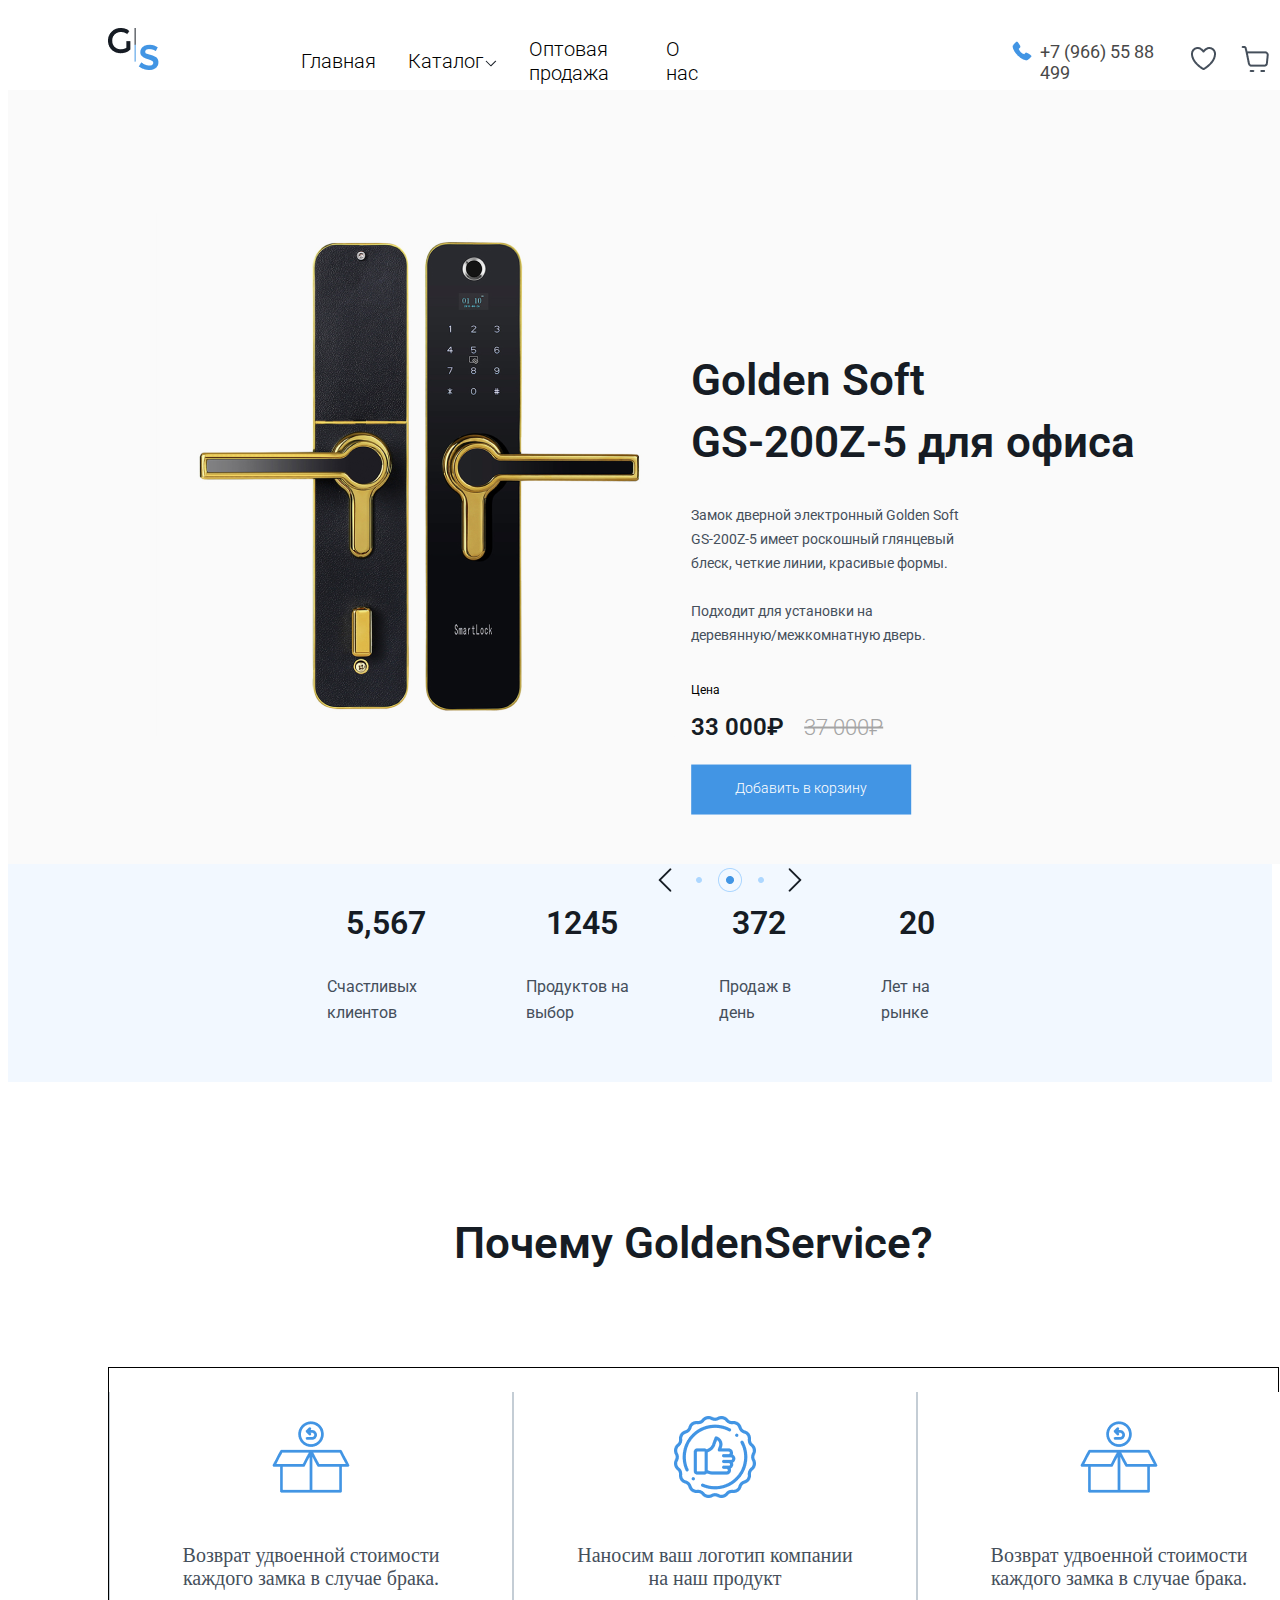
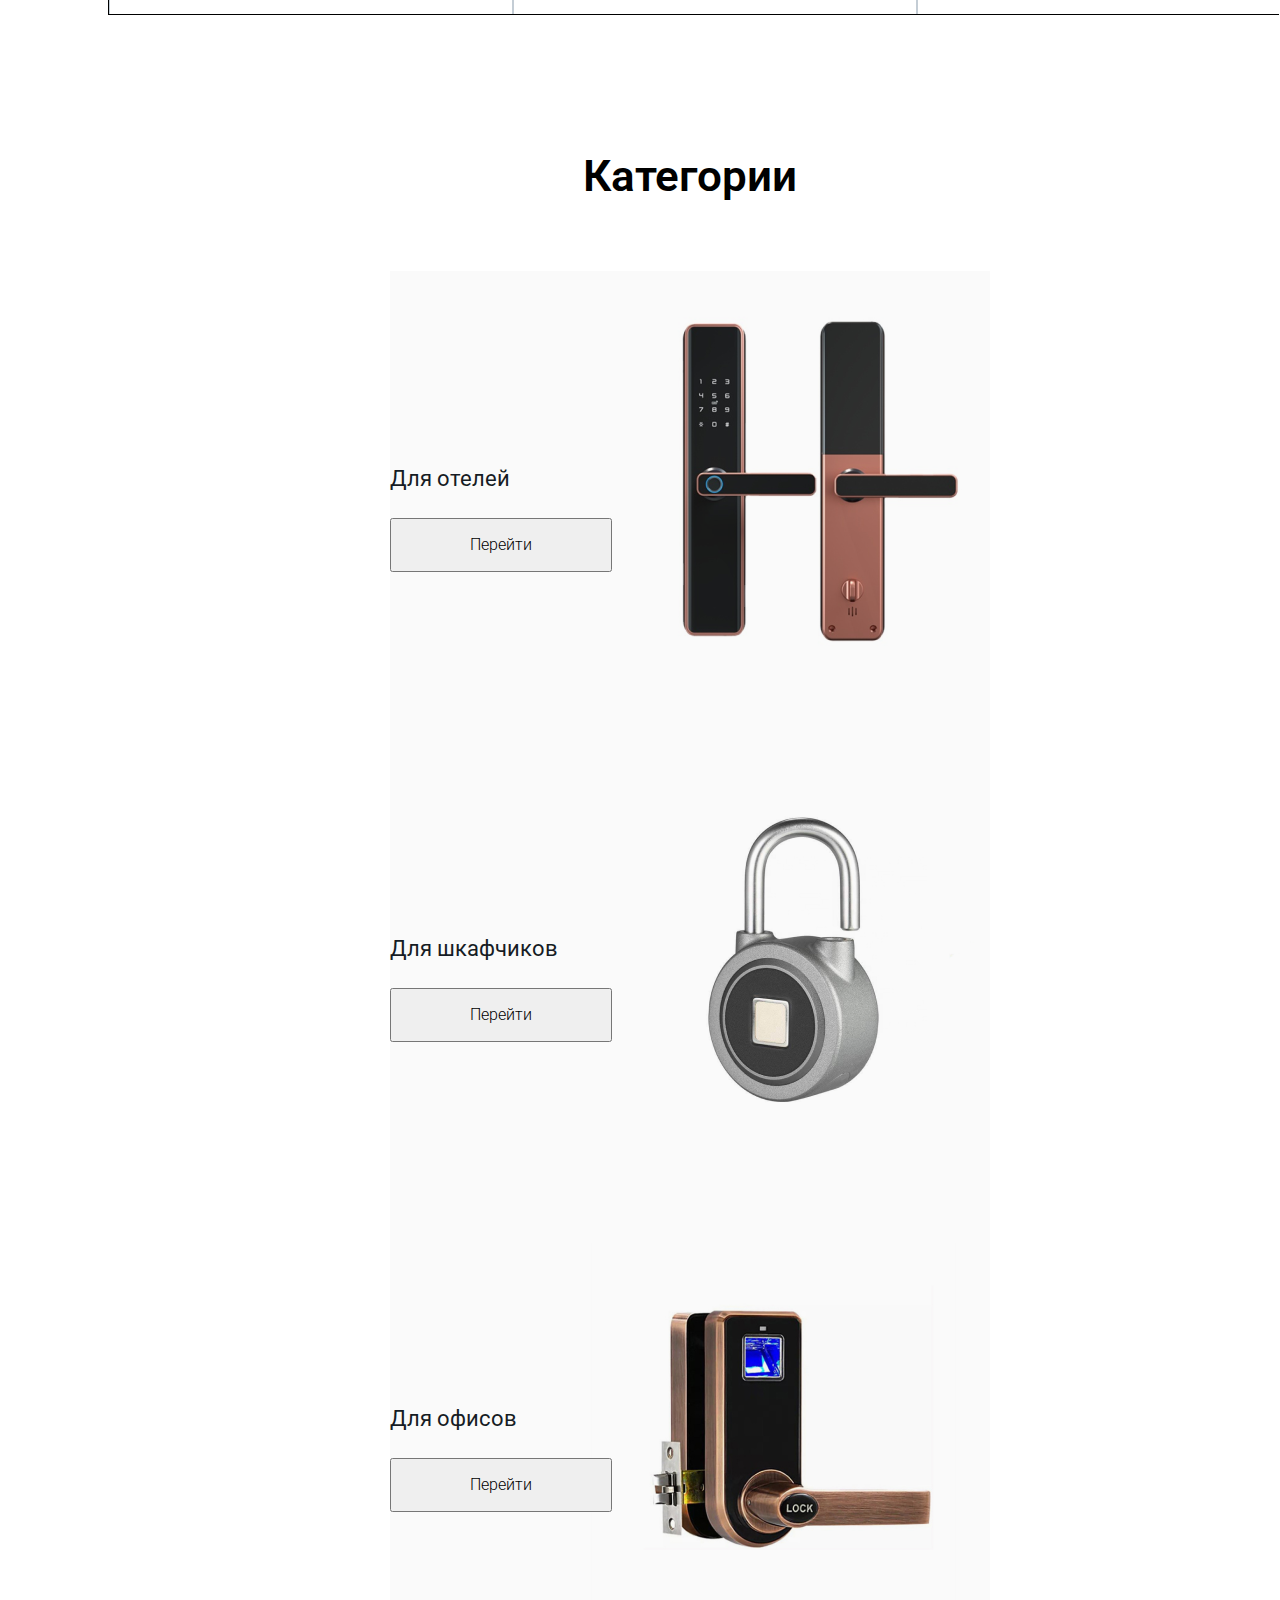
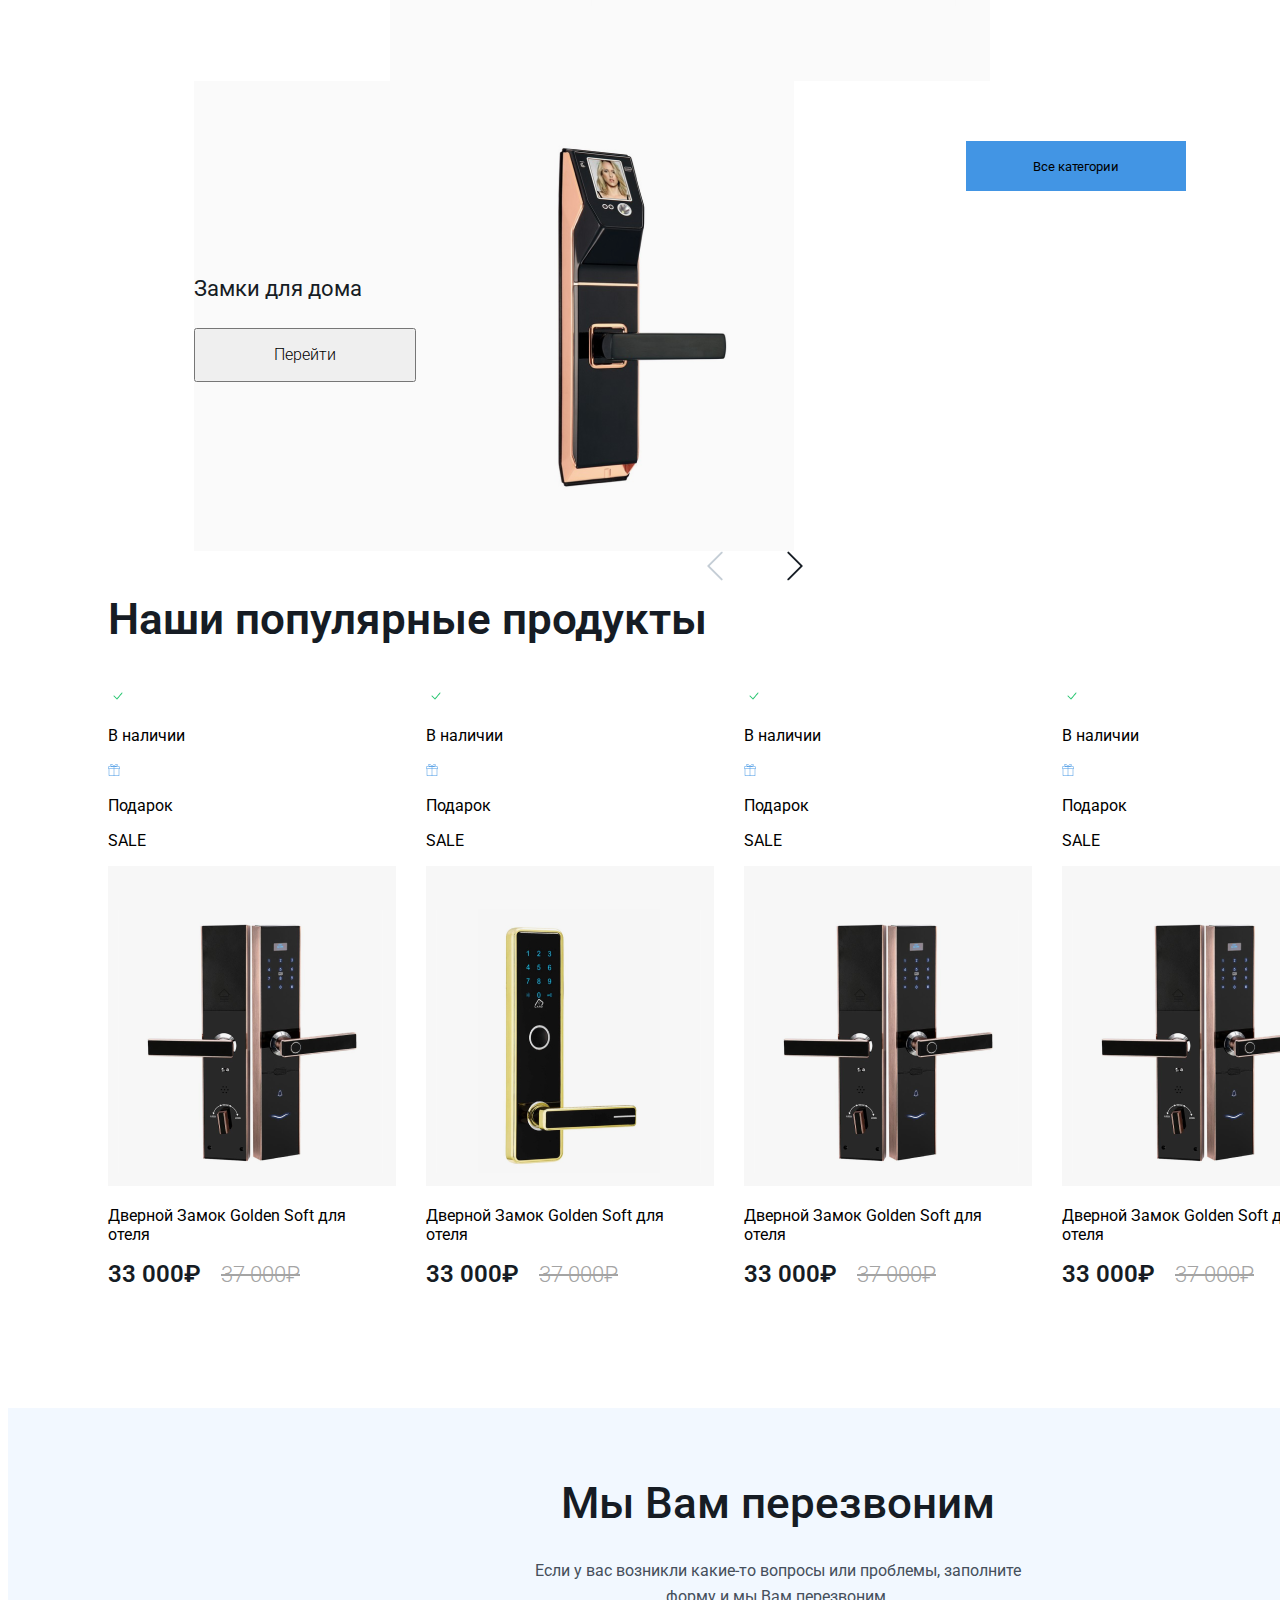
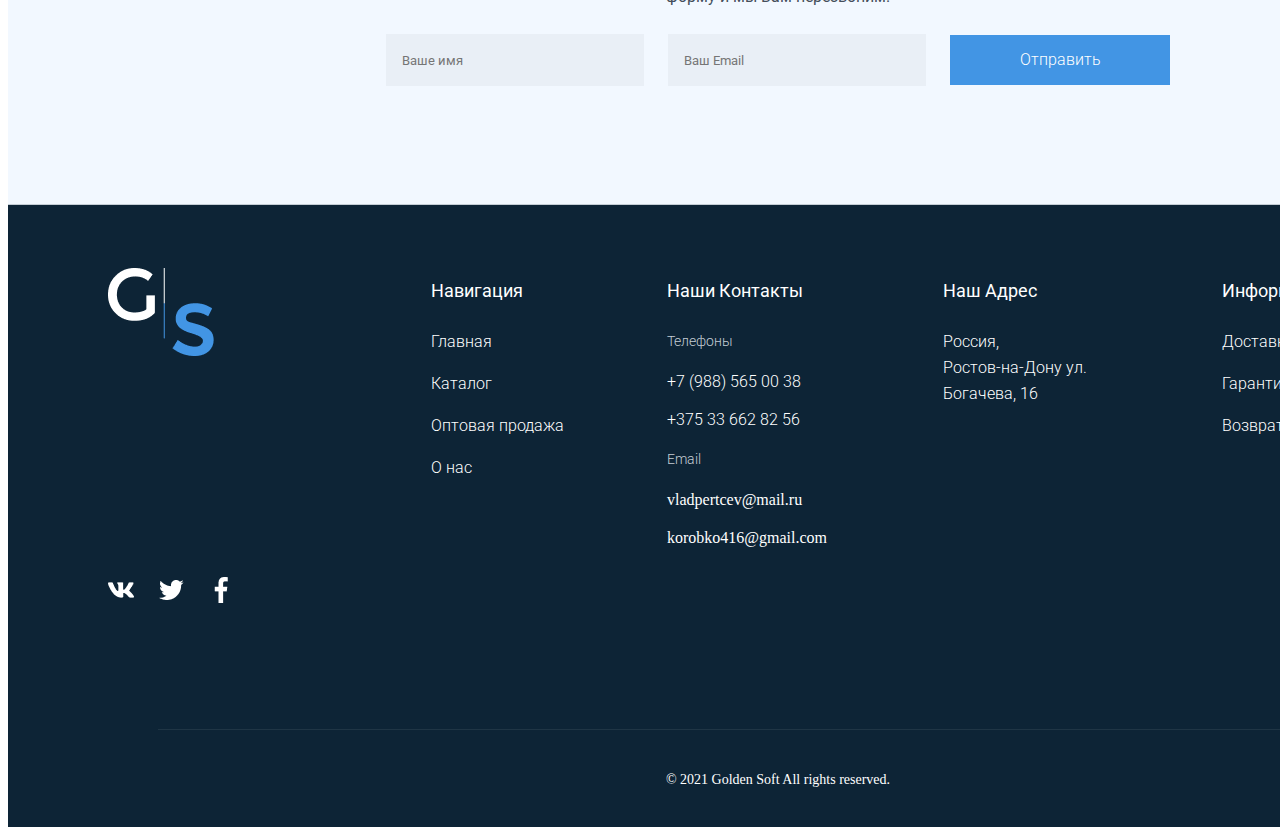
<file: index.html>
<!DOCTYPE html>
<html lang="en">
<head>
    <meta charset="UTF-8">
    <meta http-equiv="X-UA-Compatible" content="IE=edge">
    <meta name="viewport" content="width=device-width, initial-scale=1.0">
    <link rel="preconnect" href="https://fonts.googleapis.com">
    <link rel="preconnect" href="https://fonts.gstatic.com" crossorigin>
    <link href="https://fonts.googleapis.com/css2?family=Roboto:wght@100;300;400;500;700;900&display=swap" rel="stylesheet">
    <link rel="stylesheet" href="./style.css">
    <title>Golden Soft</title>
</head>
<body>
    <header>
        <nav>
           <div class="container">
                <div class="menu_block">
                    <div class="logo">
                        <a href="#" class="header_logo">
                            <img src="./img/icons/Logo.png" alt="logo golden soft">
                        </a>
                    </div>
                    <ul class="header_menu">
                        <li class="menu_item"><a href="#"></a>Главная</li>
                        <li class="menu_item"><a href="#"></a>Каталог
                            <div class="menu_item_down">
                                <a href="">
                                    <img src="./img/icons/down vector.png" alt="vector down" class="menu_item_down_img">
                                </a>
                            </div>
                        </li> 
                        <li class="menu_item"><a href="#"></a>Оптовая продажа</li>
                        <li class="menu_item"><a href="#"></a>О нас</li>
                    </ul>
                    <div class="header_contacts">
                        <img src="./img/icons/phone-call 1.png" alt="" class="image_phone">
                        <a href="tel:+79665588499" class="header__phone">+7 (966) 55 88 499</a>
                    </div>
                    <div class="header_backet">
                        <img src="./img/icons/like.png" alt="like" class="header_like">
                        <img src="./img/icons/Frame.png" alt="" class="header_basket">
                    </div>
                </div>
            </div> 
        </nav>
    </header>
    <!-- Need check image down vector (Line 25-29) -->
    
    <section class="main_banner">
        <div class="main_banner_text_block">
            <img src="./img/locks/Rectangle promo.png" alt="main banner lock" class="main_banner_img">
            <div class="main_banner_header">
                <h1 class="main_header_text">Golden Soft 
                    <br>GS-200Z-5 для офиса</h1>
                <h2 class="main_header_subtext">
                    Замок дверной электронный Golden Soft
                    <br> GS-200Z-5 имеет роскошный глянцевый
                    <br> блеск, четкие линии, красивые формы.
                    <br><br>
                    Подходит для установки на 
                    <br>деревянную/межкомнатную дверь.
                </h2>
                <h3 class="main_header_price_text">Цена</h3>
                <p class="main_header_price">33 000₽ <span class="main_header_old_price">37 000₽</span></p>
                <button class="main_button_blue">
                    <p class="button_text">Добавить в корзину</p>
                </button>  
            </div>
            <div class="main_slider">
                <div class="slider_block">
                    <img class="slider_block_img_vector" src="./img/icons/left.png" alt="left vector">
                    <img class="slider_block_img_point" src="./img/icons/Ellipse 3.png" alt="left vector">
                    <img class="slider_block_img" src="./img/icons/Roll El.png" alt="left vector">
                    <img class="slider_block_img_point2" src="./img/icons/Ellipse 3.png" alt="left vector">
                    <img class="slider_block_img_vector2" src="./img/icons/vector right.png" alt="left vector">
                </div>
            </div>
        </div>
    </section>

    <section class="statistic">
        <div class="statistic_block">
            <div class="statistic_numbers">
                <div class="statistic_amount">5,567</div>
                <p class="statistic_decr">Счастливых клиентов</p>
            </div>
            <div class="statistic_numbers">
                <div class="statistic_amount">1245</div>
                <p class="statistic_decr">Продуктов на выбор</p>
            </div>
            <div class="statistic_numbers">
                <div class="statistic_amount">372</div>
                <p class="statistic_decr">Продаж в день</p>
            </div>
            <div class="statistic_numbers">
                <div class="statistic_amount">20</div>
                <p class="statistic_decr">Лет на рынке</p>
            </div>
        </div>
    </section>

    <section class="about">
        <div class="container">
            <h2 class="about_title">Почему GoldenService?</h2>
            <div class="about_block">
                <div class="about_descr">
                    <img src="./img/icons/box .png" alt="box" class="about_descr_img">
                    <div class="about_desr_text">
                        Возврат удвоенной стоимости <br> каждого замка в случае брака.
                    </div>
                </div>
                <div class="about_descr">
                    <img src="./img/icons/klass.png" alt="box" class="about_descr_img">
                    <div class="about_desr_text">
                        Наносим ваш логотип компании <br> на наш продукт
                    </div>
                </div>
                <div class="about_descr">
                    <img src="./img/icons/box .png" alt="box" class="about_descr_img">
                    <div class="about_desr_text">
                        Возврат удвоенной стоимости <br> каждого замка в случае брака.
                    </div>
                </div>
            </div>
        </div>
    </section>

    <section class="category">
        <div class="container">
            <h2 class="category_title">Категории</h2>
            <div class="category_block">
                <!-- Locks card -->
                <div class="category_item">
                    <img src="./img/locks/lock for hotels.png" alt="box" class="category_img">
                    <div class="category_text">
                        <p class="locks_category">Для отелей</p>
                        <button class="category_button">Перейти</button>
                    </div>
                </div>
                <div class="category_item">
                    <img src="./img/locks/lock for box.png" alt="box" class="category_img">
                    <div class="category_text">
                        <p class="locks_category">Для шкафчиков</p>
                        <button class="category_button">Перейти</button>
                    </div>  
                </div>
                <div class="category_item">
                    <img src="./img/locks/locks for office.png"alt="box" class="category_img">
                    <div class="category_text">
                        <p class="locks_category">Для офисов</p>
                        <button class="category_button">Перейти</button>
                    </div>
                </div>
                <div class="category_item">
                    <img src="./img/locks/locks for home.png" alt="box" class="category_img">
                    <div class="category_text">
                        <p class="locks_category">Замки для дома</p>
                        <button class="category_button">Перейти</button>
                    </div>
                </div>
                <button class="category_all">
                    Все категории
                </button>
    
            </div>            
        </div>
    </section>

    <section class="products">
        <div class="container">
            <div class="product_title_block">
                <h2 class="products_title">Наши популярные продукты</h2>
                <a href="#" class="product_slider_left">
                    <img src="./img/icons/vector left white.png" alt="slider left" class="slider_left">
                </a>
                <a href="#" class="product_slider_right">
                    <img src="./img/icons/Vector black right.png" alt="slider right" class="slider_left">
                </a>
            </div>

            <div class="product_wrap">

            <!-- First Product Card -->

                <div class="product_card">
                    <div class="available_item">
                        <img src="./img/icons/point green.png" alt="available point" class="available_img">
                        <p class="available_text">В наличии</p>   
                    </div>
                    <div class="gift_block">
                        <img src="./img/icons/gift box.png" alt="" class="gift_img">
                        <p class="gift_text">Подарок</p>
                    </div>
                    <div class="sale_block">
                        <p class="sale_text">SALE</p>
                    </div>
                    <img src="./img/locks/lock 1 for hotel.png" alt="" class="product_card_1">
                    <p class="card_title">Дверной Замок Golden Soft для <br>отеля</p>
                    <p class="main_header_price">33 000₽ <span class="main_header_old_price">37 000₽</span></p>
                </div>

            <!-- 2 Product Card -->

                <div class="product_card">
                    <div class="available_item">
                        <img src="./img/icons/point green.png" alt="available point" class="available_img">
                        <p class="available_text">В наличии</p>   
                    </div>
                    <div class="gift_block">
                        <img src="./img/icons/gift box.png" alt="" class="gift_img">
                        <p class="gift_text">Подарок</p>
                    </div>
                    <div class="sale_block">
                        <p class="sale_text">SALE</p>
                    </div>
                    <img src="./img/locks/lock 2 for hotel.png" alt="" class="product_card_1">
                    <p class="card_title">Дверной Замок Golden Soft для <br>отеля</p>
                    <p class="main_header_price">33 000₽ <span class="main_header_old_price">37 000₽</span></p>
                </div>

            <!-- 3 Product Card -->

                <div class="product_card">
                    <div class="available_item">
                        <img src="./img/icons/point green.png" alt="available point" class="available_img">
                        <p class="available_text">В наличии</p>   
                    </div>
                    <div class="gift_block">
                        <img src="./img/icons/gift box.png" alt="" class="gift_img">
                        <p class="gift_text">Подарок</p>
                    </div>
                    <div class="sale_block">
                        <p class="sale_text">SALE</p>
                    </div>
                    <img src="./img/locks/lock 1 for hotel.png" alt="" class="product_card_1">
                    <p class="card_title">Дверной Замок Golden Soft для <br>отеля</p>
                    <p class="main_header_price">33 000₽ <span class="main_header_old_price">37 000₽</span></p>
                </div>

            <!-- 4 Product Card -->

                <div class="product_card">
                    <div class="available_item">
                        <img src="./img/icons/point green.png" alt="available point" class="available_img">
                        <p class="available_text">В наличии</p>   
                    </div>
                    <div class="gift_block">
                        <img src="./img/icons/gift box.png" alt="" class="gift_img">
                        <p class="gift_text">Подарок</p>
                    </div>
                    <div class="sale_block">
                        <p class="sale_text">SALE</p>
                    </div>
                    <img src="./img/locks/lock 1 for hotel.png" alt="" class="product_card_1">
                    <p class="card_title">Дверной Замок Golden Soft для <br>отеля</p>
                    <p class="main_header_price">33 000₽ <span class="main_header_old_price">37 000₽</span></p>
                </div>
            </div>
        </div>   
    </section>

    <!-- Form -->

    <section class="form">
        <div class="container">
            <h2 class="form_title">Мы Вам перезвоним</h2>
            <p class="form_subtitle">Если у вас возникли какие-то вопросы или проблемы, заполните 
                <br>форму и мы Вам перезвоним.</p>
            <div class="form_wrap">
                <form class="main_form" action="#">
                    <input class="form_input_name" name="name" required placeholder="Ваше имя" type="name">
                    <input class="form_input_phone" name="phone" required placeholder="Ваш Email"  type="number">
                    <button class="form_btn">Отправить</button>
                </form>
            </div>    
        </div>
    </section>

    <!-- Footer -->

    <footer>
        <div class="container">
            <div class="footer_wrapper">
                <div class="wrap_1">
                    <div class="footer_logo">
                        <a href="#" class="header_logo">
                            <img src="./img/icons/Logo footer.png" alt="logo golden soft">
                        </a>
                    </div>
                    <div class="footer_social">
                        <a href="#" class="footer_social_item">
                            <img src="./img/icons/logo VK.png" alt="" class="vk_logo">
                        <a href="#" class="footer_social_item">
                            <img src="./img/icons/logo twitter.png" alt="twitter logo" class="twitter_logo">
                        </a>
                        <a href="#" class="footer_social_item">
                            <img src="./img/icons/logo facebook.png" alt="facebook logo" class="facebook_logo">
                        </a>
                    </div>
                </div>
                <div class="wrap_2">
                    <div class="footer_links">
                        <div class="footer_links_navigation">
                            <p class="footer_navigation">Навигация</p>
                            <div class="footer_gap_item">
                                <a class="navigation_item" href="#">Главная</a>
                                <a class="navigation_item" href="#">Каталог</a>
                                <a class="navigation_item" href="#">Оптовая продажа</a>
                                <a class="navigation_item" href="#">О нас</a>
                            </div>
                        </div>
                        <div class="footer_links_contacts">
                            <p class="footer_navigation">Наши Контакты</p>
                            <p class="footer_subnavigation">Телефоны</p>
                            <div class="footer_gap_phone">
                                <a href="tel:+79885650038" class="footer_phone">+7 (988) 565 00 38</a>
                                <a href="tel:+375336628256" class="footer_phone">+375 33 662 82 56</a>
                            </div>
                            <p class="footer_subnavigation">Email</p>
                            <div class="footer_gap_mail">
                                <a href="mailto:vladpertcev@mail.ru" class="footer_mail">vladpertcev@mail.ru</a>
                                <a href="mailto:korobko416@gmail.com" class="footer_mail">korobko416@gmail.com</a>
                            </div>
                        </div>
                        <div class="footer_links_adress">
                            <p class="footer_navigation">Наш адрес</p>
                            <p>Россия, <br>Ростов-на-Дону ул. <br>Богачева, 16</p>
                        </div>
                        <div class="footer_links_info">
                            <p class="footer_navigation">Информация</p>
                            <div class="footer_gap_item">
                            <a href="#" class="navigation_item">Доставка и оплата</a>
                            <a href="#" class="navigation_item">Гарантии</a>
                            <a href="#" class="navigation_item">Возврат товара</a>
                            </div>
                        </div>
                    </div>
                </div>
            </div>

            <div class="footer_bottom">
                <img class="bottom_line" src="./img/icons/Line 41.png" alt="white" class="line">
                <p class="bottom_info">© 2021 Golden Soft All rights reserved.</p>
            </div>
        </div>
    </footer>
</body>
</html>
</file>
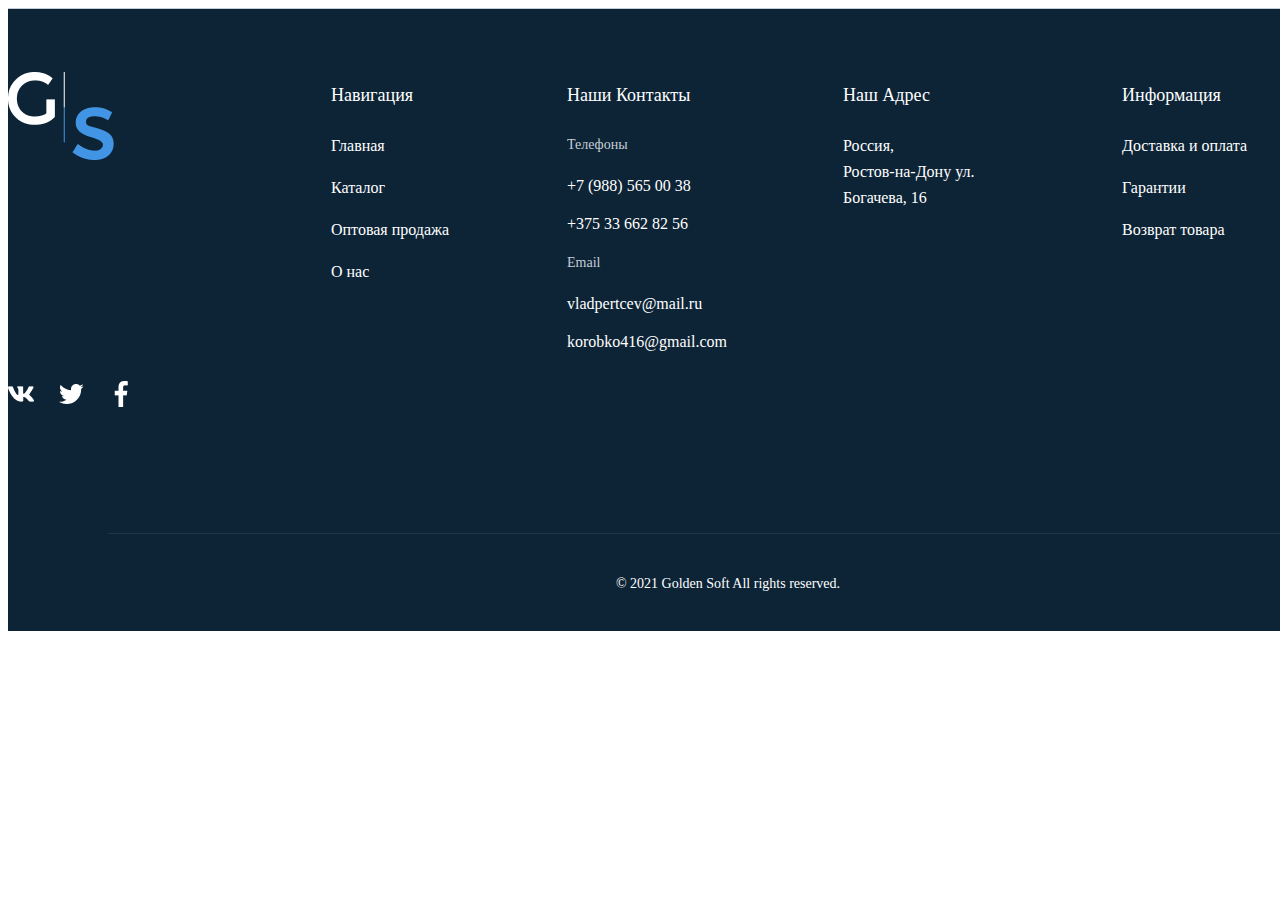
<file: footer.html>
<!DOCTYPE html>
<html lang="en">
<head>
    <meta charset="UTF-8">
    <meta http-equiv="X-UA-Compatible" content="IE=edge">
    <meta name="viewport" content="width=device-width, initial-scale=1.0">
    <link rel="stylesheet" href="./footer.css">
    <title>Document</title>
</head>
<body>
    <footer>
        <div class="container">
            <div class="footer_wrapper">
                <div class="wrap_1">
                    <div class="footer_logo">
                        <a href="#" class="header_logo">
                            <img src="./img/icons/Logo footer.png" alt="logo golden soft">
                        </a>
                    </div>
                    <div class="footer_social">
                        <a href="#" class="footer_social_item">
                            <img src="./img/icons/logo VK.png" alt="" class="vk_logo">
                        <a href="#" class="footer_social_item">
                            <img src="./img/icons/logo twitter.png" alt="twitter logo" class="twitter_logo">
                        </a>
                        <a href="#" class="footer_social_item">
                            <img src="./img/icons/logo facebook.png" alt="facebook logo" class="facebook_logo">
                        </a>
                    </div>
                </div>
                <div class="wrap_2">
                    <div class="footer_links">
                        <div class="footer_links_navigation">
                            <p class="footer_navigation">Навигация</p>
                            <div class="footer_gap_item">
                                <a class="navigation_item" href="#">Главная</a>
                                <a class="navigation_item" href="#">Каталог</a>
                                <a class="navigation_item" href="#">Оптовая продажа</a>
                                <a class="navigation_item" href="#">О нас</a>
                            </div>
                        </div>
                        <div class="footer_links_contacts">
                            <p class="footer_navigation">Наши Контакты</p>
                            <p class="footer_subnavigation">Телефоны</p>
                            <div class="footer_gap_phone">
                                <a href="tel:+79885650038" class="footer_phone">+7 (988) 565 00 38</a>
                                <a href="tel:+375336628256" class="footer_phone">+375 33 662 82 56</a>
                            </div>
                            <p class="footer_subnavigation">Email</p>
                            <div class="footer_gap_mail">
                                <a href="mailto:vladpertcev@mail.ru" class="footer_mail">vladpertcev@mail.ru</a>
                                <a href="mailto:korobko416@gmail.com" class="footer_mail">korobko416@gmail.com</a>
                            </div>
                        </div>
                        <div class="footer_links_adress">
                            <p class="footer_navigation">Наш адрес</p>
                            <p>Россия, <br>Ростов-на-Дону ул. <br>Богачева, 16</p>
                        </div>
                        <div class="footer_links_info">
                            <p class="footer_navigation">Информация</p>
                            <div class="footer_gap_item">
                            <a href="#" class="navigation_item">Доставка и оплата</a>
                            <a href="#" class="navigation_item">Гарантии</a>
                            <a href="#" class="navigation_item">Возврат товара</a>
                            </div>
                        </div>
                    </div>
                </div>
            </div>

            <div class="footer_bottom">
                <img class="bottom_line" src="./img/icons/Line 41.png" alt="white" class="line">
                <p class="bottom_info">© 2021 Golden Soft All rights reserved.</p>
            </div>
        </div>
    </footer>
</body>
</html>
</file>
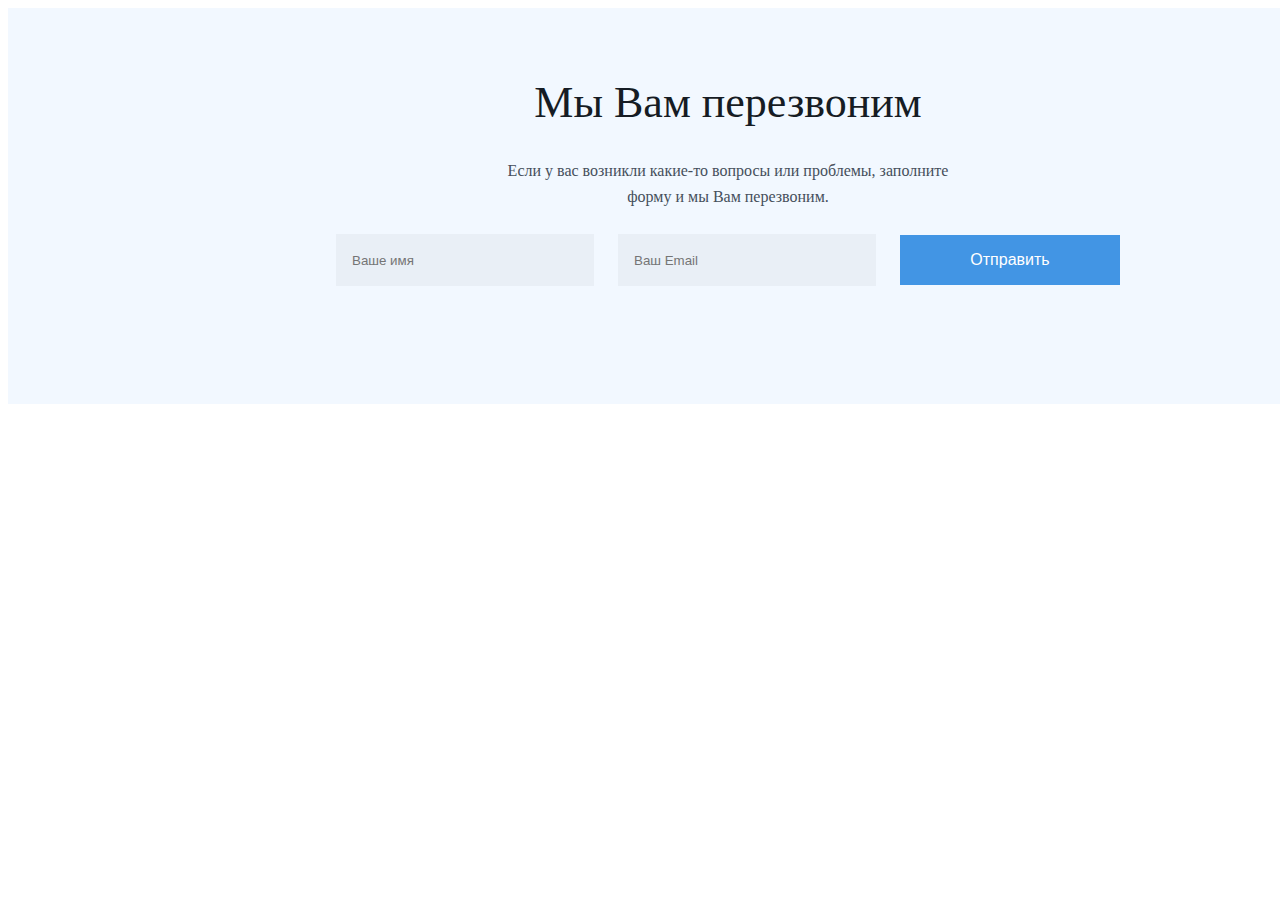
<file: form_block.html>
<!DOCTYPE html>
<html lang="en">
<head>
    <meta charset="UTF-8">
    <meta http-equiv="X-UA-Compatible" content="IE=edge">
    <meta name="viewport" content="width=device-width, initial-scale=1.0">
    <link rel="stylesheet" href="./form.css">
    <title>Document</title>
</head>
<body>
    <section class="form">
        <div class="container">
            <h2 class="form_title">Мы Вам перезвоним</h2>
            <p class="form_subtitle">Если у вас возникли какие-то вопросы или проблемы, заполните 
                <br>форму и мы Вам перезвоним.</p>
            <div class="form_wrap">
                <form class="main_form" action="#">
                    <input class="form_input_name" name="name" required placeholder="Ваше имя" type="name">
                    <input class="form_input_phone" name="phone" required placeholder="Ваш Email"  type="number">
                    <button class="form_btn">Отправить</button>
                </form>
            </div>    
        </div>
    </section>
</body>
</html>
</file>
<file: style.css>
@import url(./form.css);
@import url(./footer.css);


* {
    font-family: 'Roboto', sans-serif;
}

header {
    height: 82px;
    min-width: auto;   
    display: flex; 
}

.container {
        margin-left: 100px;
}

.menu_block {
    display: flex;
}

.logo {
    margin-top: 20px;
    margin-bottom: 11px;
}

.header_menu {
    display: flex;
    justify-content: space-between;
    margin-left: 102px;
    margin-top: 29px;
}

.menu_item {
    display: flex;
    justify-content: space-between;
    align-items: center;
    margin-right: 32px;
    font-size: 20px;
    font-style: normal;
    font-weight: 300;
    color: #000;
}

.menu_item_down {
    width: 14px;
    height: 14px;
    margin-top: -7px;
}

.menu_item_down_img {
    margin-right: 115px;
}

.header_contacts {
    display: flex;
    justify-content: space-between;
    margin-top: 33px;
    margin-left: 281px;
}

.image_phone {
    width: 20px;
    height: 20px;
    margin-right: 8px;
}

.header__phone {
    font-size: 18px;
    font-weight: 400;
    text-decoration: none;
    color: rgb(72, 72, 72);
}

.header_backet {
    display: flex;
    justify-content: space-between;
    align-items:center;
    padding-left: 30px;
    margin-top: 8px;
}

.header_like {
    margin-right: 24px;
}

.main_banner {
    min-width: 1440px;
    height: 774px;
    display: block;

}

.main_banner_header {
    position: absolute;
    top: 63%;
    left: 60%;
    transform: translate(-20%, -50%);
    text-align: left;
    padding: 20px;
}


.main_banner_img img {
    width: 1440px;
    height: 774px;
}


h1,main_header_text {
    font-size: 44px;
    font-style: normal;
    font-weight: 600;
    line-height: 62px;
    color: rgba(22, 28, 36, 1);
}

.main_header_subtext {
    color: var(--grey, #454F5B);
    margin-top: 20px;
    font-size: 14px;
    font-style: normal;
    font-weight: 400;
    line-height: 24px;
}

.main_header_price_text {
    margin-top: 32px;
    font-size: 12px;
    font-style: normal;
    font-weight: 400;
    line-height: 22px;
}

.main_header_price {
    margin-top: 4px;
    font-size: 24px;
    font-style: normal;
    font-weight: 600;
    line-height: normal;
    color: var(--black, #161C24);
}

.main_header_old_price {
    margin-left: 14px;
    font-size: 22px;
    font-style: normal;
    font-weight: 300;
    line-height: normal;
    text-decoration:line-through;
    color: #A4A4A4;
}

.main_button_blue {
    width: 220px;
    height: 50px;
    background: var(--main, #4295E4);
    cursor: pointer;
    border: none;
}
.button_text {
    text-align: center;
    margin-top: 9px;
    font-size: 14px;
    font-style: normal;
    font-weight: 300;
    line-height: 26px;
    color:rgba(255, 255, 255, 1);
 }

.main_slider {
    position: relative;
    left: 650px;
    display: flex;
    margin-bottom: 104px;
}

.slider_block {
    position: absolute;
    display: flex;
    align-items: center;
    margin: 0 auto;
    margin-bottom: 104px;

}

.slider_block_img_vector {
    margin-right: 24px;
}

.slider_block_img_point {
    margin-right: 16px;
}

.slider_block_img_point2 {
    margin-left: 16px;
}

.slider_block_img_vector2 {
    margin-left: 24px;
    top: 50%;
}

.statistic {
    display: flex;
    min-width: auto;
    padding: 40px 319px;
    background: var(--bg-light, #F2F8FF);
}

.statistic_block {
    display: flex;
    justify-content: center;
    align-items: center;
    gap: 82px;
}

.statistic_numbers {
    display: flex;
    flex-direction: column;
    justify-content: center;
    align-items: center;
    gap: 16px;
}

.statistic_amount {
    font-size: 32px;
    font-style: normal;
    font-weight: 600;
    line-height: 38px;
    color: var(--black, #161C24);
}

.statistic_decr {
    color: var(--grey, #454F5B);
    font-size: 16px;
    font-style: normal;
    font-weight: 400;
    line-height: 26px;
}

.about {
    padding: 93px 0 94px 0;
    width: 1270.743px;
    min-height: 350px;
}

.about_title {
    font-size: 44px;
    font-style: normal;
    font-weight: 600;
    line-height: 62px;
    color: var(--black, #161C24);
    text-align: center;
    margin-bottom: 56px;
}

.about_block {
    display: flex;
    justify-content: space-between;
    border: 1px solid #000;
    background: #FFF;
    margin-top: 93px;
}


.about_descr {
    min-width: 356px;
    display: flex;
    margin-top: 24px;
    flex-direction: column;
    padding: 24px;
    align-items: center;
    gap: 10px;
    background: #FFF;
    box-shadow: 1px 0px 0px 0px #C4CDD5 inset, -1px 0px 0px 0px #C4CDD5 inset;
}

.about_desr_text {
    color: var(--grey, #454F5B);
    text-align: center;
    font-family: SF Pro Text;
    font-size: 20px;
    font-weight: 300;
    margin-top: 36px;
}

.category {
    /* min-height: auto;  */
}

.category_title {
    font-size: 44px;
    font-style: normal;
    font-weight: 600;
    line-height: 62px;
    text-align: center;
    margin-bottom: 64px;
}

.category_block {
    display: flex;
    flex-wrap: wrap;
    justify-content: space-around;
    max-width: 1200px;
    margin: 0 auto;
}

.category_item {
    position: relative;
    display: flex;
    justify-content: space-around;
    flex-direction: column;
    width: 600px;
    height: 470px;
    display: flex;  
}

.category_text {
    position: absolute;
    color: var(--black, #161C24);
    font-size: 22px;
    display: inline-flex;
    flex-direction: column;
    align-items: flex-start;
    
    margin-right: 40px;
}

.locks_category {
    font-style: normal;
    font-weight: 400;
    line-height: 34px;
    color: var(--black, #161C24);
}

.category_button {
    cursor: pointer;
    font-size: 16px;
    font-style: normal;
    font-weight: 300;
    line-height: 26px;
    padding: 12px 78px;   
}

.category_all {
    padding: 12px 57px;
    margin-top: 60px;
    width: 220px;
    height: 50px;
    background: var(--main, #4295E4);
    border: none;
}

.products {
    min-width: 1243px;
    /* height: 62px; */
}

.product_title_block {
    display: flex;

}
.products_title   {
    color: #161C24;
    font-size: 44px;
    font-style: normal;
    font-weight: 600;
    line-height: 62px;
}

.product_slider_left {
    width: 40px;
    height: 40px;
    margin-right: 40px;
}

.product_wrap {
    display: inline-flex;
    align-items: flex-start;
    gap: 30px;
    margin-bottom: 96px;
}
</file>
<file: footer.css>
footer {
    margin: auto;
    width: 1440px;
    /* height: 448px; */
    background-color: #0D2436;
    box-shadow: 0px 1px 0px 0px #C4CDD5 inset;
}

.footer_wrapper {
    display: flex;
    margin-right: 88px;
}

.footer_logo {
    margin-top: 64px;
    margin-right: 217px;
    margin-bottom: 217px;
}

.footer_social {
    display: flex;
    gap: 24px;
    margin-bottom: 126px;
}

.footer_social_item {
    width: 26px;
    height: 26px;
}

.wrap_2 {
     margin-top: 55px;  
}

.footer_links {
    display: inline-flex;
    align-items: flex-start;
    gap: 97px;
}

.footer_links_navigation {
    display: flex;
    width: 139px;
    flex-direction: column;
    align-items: flex-start;
    /* gap: 24px; */
    
}

.navigation_item {
    color: var(--white, #FFF);
    font-size: 16px;
    font-weight: 300;
    line-height: 26px;
    text-decoration: none;
}

.footer_links_contacts {
    width: 179px;
}

.footer_navigation {
    color: var(--white, #FFF);
    font-size: 18px;
    font-style: normal;
    font-weight: 400;
    line-height: 28px;
    text-transform: capitalize;
    margin-bottom: 24px;
}

.footer_subnavigation {
    color: var(--light-grey, #C4CDD5);
    font-size: 14px;
    font-style: normal;
    font-weight: 300;
    line-height: 24px;
    margin-bottom: 16px;
}

.footer_gap_phone {
    display: flex;
    flex-direction: column;
    align-items: flex-start;
    gap: 12px;
}

.footer_phone {
    display: flex;
    flex-direction: column;
    align-items: flex-start;
    gap: 12px;
    font-size: 16px;
    font-style: normal;
    font-weight: 300;
    line-height: 26px;
    color: var(--white, #FFF);
    text-decoration: none;

}

.footer_mail {
    color: var(--white, #FFF);
    font-family: SF Pro Text;
    font-size: 16px;
    font-style: normal;
    font-weight: 300;
    line-height: 26px;
    text-decoration: none;

}

.footer_gap_mail {
    display: flex;
    flex-direction: column;
    align-items: flex-start;
    gap: 12px;
}

.footer_links_adress {
    width: 182px;
    color: var(--white, #FFF);
    font-family: SF Pro Text;
    font-size: 16px;
    font-style: normal;
    font-weight: 300;
    line-height: 26px;
}

.footer_links_info {
    width: 256px;
    height: 110px;
    display: flex;
    flex-direction: column;
    align-items: flex-start;
    
}

.footer_gap_item {
    gap: 16px;
    display: flex;
    flex-direction: column;
    align-items: flex-start;
}
.footer_bottom {
    background-color: #0D2436;
    text-align: center;
    padding-bottom: 25px;
}

.bottom_line {
    padding-bottom: 24px;
}

.bottom_info {
    color: var(--white, #FFF);
    font-family: SF Pro Display;
    font-size: 14px;
    font-style: normal;
    font-weight: 400;
    line-height: normal;
}
</file>
<file: form.css>
.form {
    width: 1440px;
    height: 332px;
    background: var(--bg-light, #F2F8FF);
    display: block;
    padding-top: 64px;
}

.form_title {
    margin: 0 auto;
    margin-bottom: 24px;
    font-size: 44px;
    font-style: normal;
    font-weight: 500;
    line-height: 62px;
    color: var(--black, #161C24);
    text-align: center;


}

.form_subtitle {
    margin-bottom: 24px;
    text-align: center;
    color: var(--grey, #454F5B);
    font-size: 16px;
    font-style: normal;
    font-weight: 400;
    line-height: 26px
    

}

.main_form {
    display: flex;
    justify-content: center;
    align-items:center;
}

.form_input_name {
    padding-left: 16px;
    width: 240px;
    height: 50px;
    background: rgba(22, 28, 36, 0.04);
    margin-right: 24px;
    border: none;
}

.form_input_phone {
    padding-left: 16px;
    width: 240px;
    height: 50px;
    background: rgba(22, 28, 36, 0.04);
    margin-right: 24px;
    border: none;
    
    
}

.form_btn {
    width: 220px;
    height: 50px;
    background: var(--main, #4295E4);
    border: none;
    font-size: 16px;
    font-style: normal;
    font-weight: 300;
    line-height: 26px;
    color: var(--white, #FFF);
}
</file>
